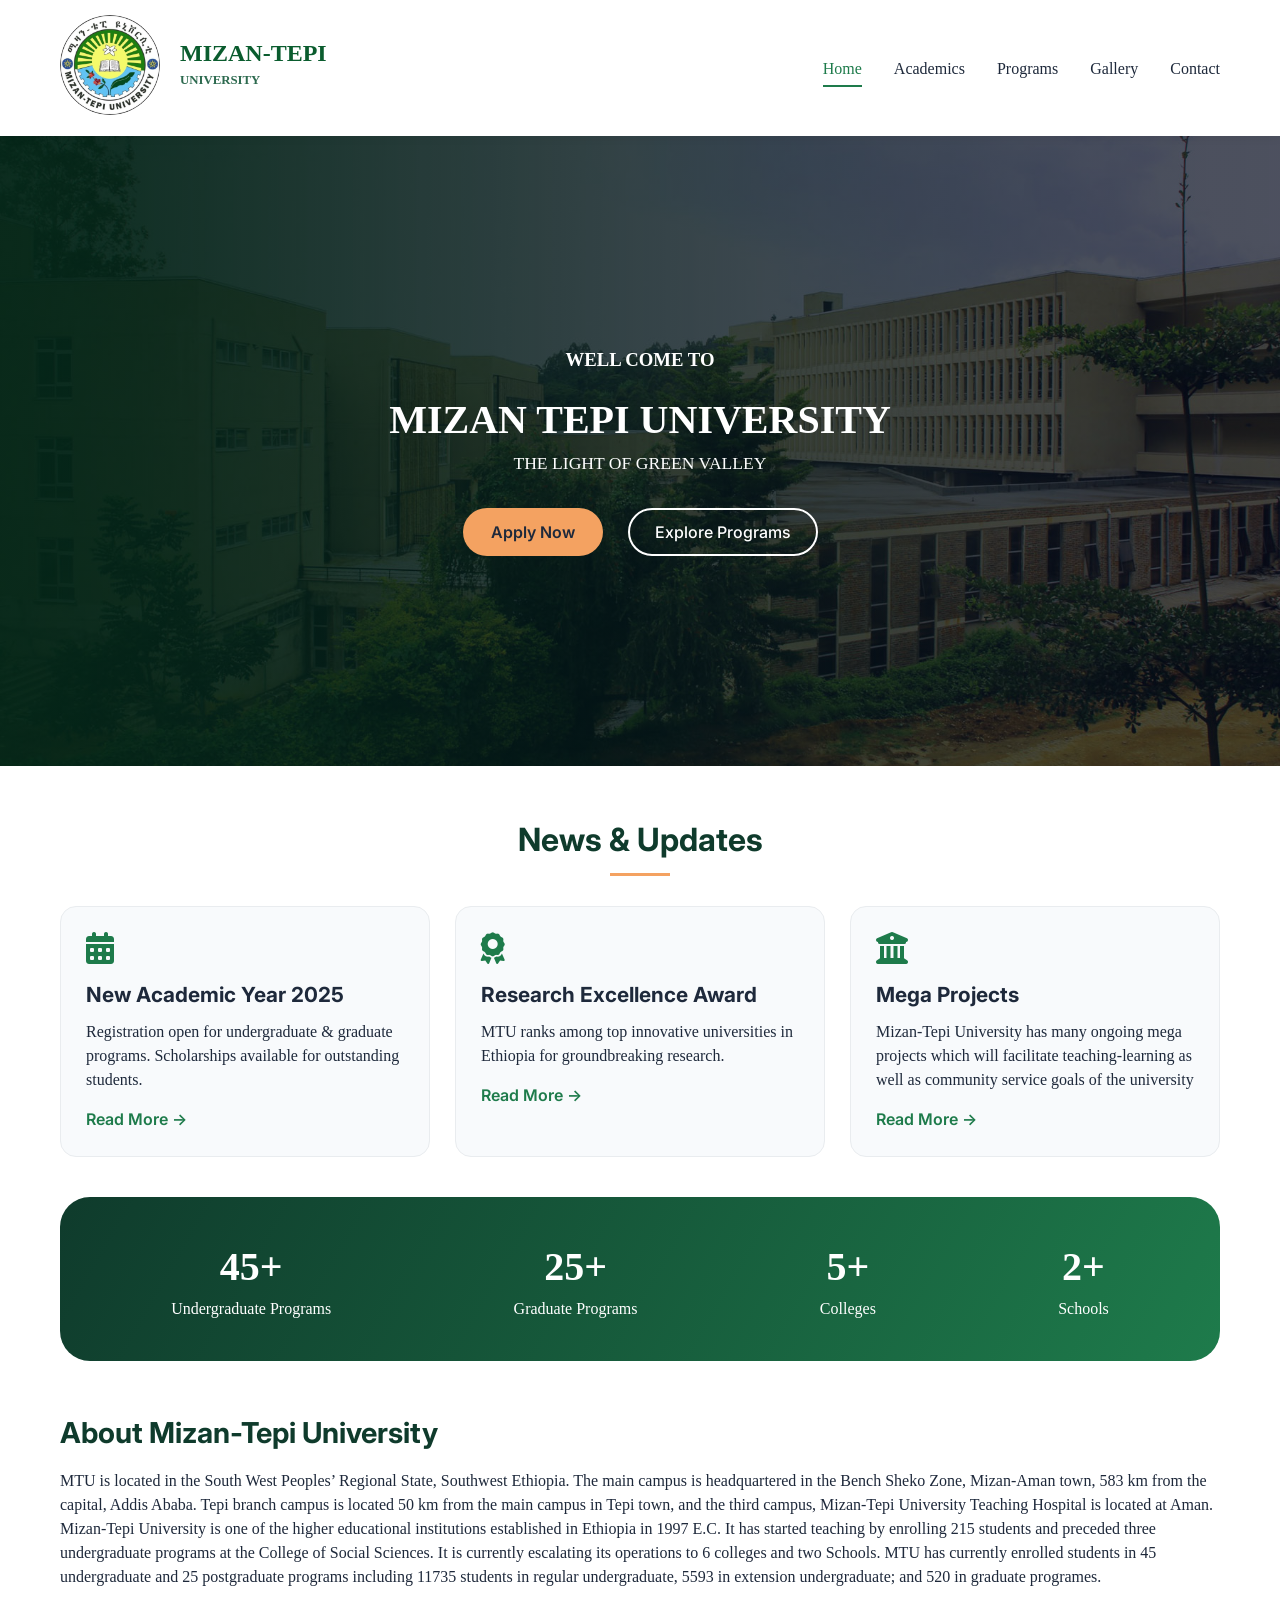
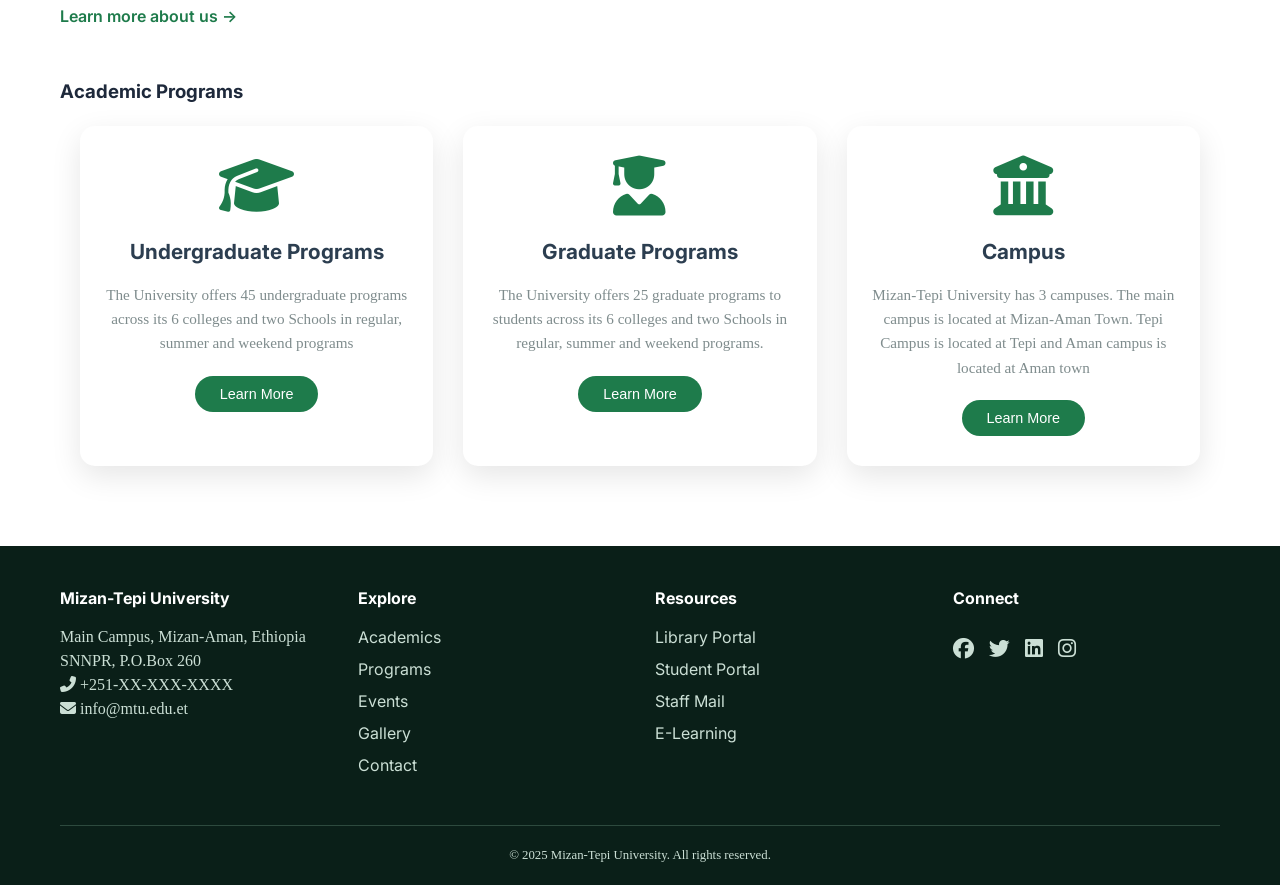
<file: index.html>
<!DOCTYPE html>
<html lang="en">
<head>
    <meta charset="UTF-8">
    <meta name="viewport" content="width=device-width, initial-scale=1.0">
    <title>MIZAN-TEPI UNIVERSITY | Home</title>
    <link href="https://fonts.googleapis.com/css2?family=Inter:opsz,wght@300;400;500;600;700;800&display=swap" rel="stylesheet">
    <link rel="stylesheet" href="https://cdnjs.cloudflare.com/ajax/libs/font-awesome/6.0.0-beta3/css/all.min.css">
    <link rel="stylesheet" href="https://cdnjs.cloudflare.com/ajax/libs/font-awesome/6.4.0/css/all.min.css">
    <link rel="stylesheet" href="style.css">
</head>
<body>

<!-- ========== HEADER / NAVIGATION ========== -->
<header>
    <div class="container">
        <div class="header-flex">
            <div class="logo">
                <a href="index.html">
                    <img src="logo.png" alt="campus logo"></a>
                    <h1>MIZAN-TEPI <span>UNIVERSITY</span></h1>
            </div>
            <input type="checkbox" id="menu-toggle" class="menu-checkbox">
            <label for="menu-toggle" class="menu-icon">☰</label>
            <ul class="nav-menu">
                <li><a href="index.html" class="active">Home</a></li>
                <li><a href="academics.html">Academics</a></li>
                <li><a href="programs.html">Programs</a></li>
                <li><a href="gallery.html">Gallery</a></li>
                <li><a href="contact.html">Contact</a></li>
            </ul>
        </div>
    </div>
</header>

<!-- ========== HERO SECTION ========== -->
<section class="hero">
    <div class="container">
        <div class="hero-content">
            <h3>WELL COME TO</h3>
            <h2>MIZAN TEPI UNIVERSITY</h2>
            <p>THE LIGHT OF GREEN VALLEY</p>
            <div class="hero-buttons">
                <a href="programs.html" class="btn-primary">Apply Now</a>
                <a href="academics.html" class="btn-outline">Explore Programs</a>
            </div>
        </div>
    </div>
</section>

<!-- ========== NEWS SECTION ========== -->
<section class="news">
    <div class="container">
        <div class="section-title">
            <h3>News & Updates</h3>
        </div>
        <div class="news-grid">
            <div class="news-card">
                <i class="fas fa-calendar-alt"></i>
                <h4>New Academic Year 2025</h4>
                <p>Registration open for undergraduate & graduate programs. Scholarships available for outstanding students.</p>
                <a href="#" class="read-more">Read More →</a>
            </div>
            <div class="news-card">
                <i class="fas fa-award"></i>
                <h4>Research Excellence Award</h4>
                <p>MTU ranks among top innovative universities in Ethiopia for groundbreaking research.</p>
                <a href="#" class="read-more">Read More →</a>
            </div>
            <div class="news-card">
         <i class="fa-solid fa-building-columns"></i>
                <h4>Mega Projects</h4>
                <p>Mizan-Tepi University has many ongoing mega projects which will facilitate teaching-learning as well as community service goals of the university</p>
                <a href="#" class="read-more">Read More →</a>
            </div>
        </div>
    </div>
</section>

<!-- ========== STATS SECTION ========== -->
<section class="stats">
    <div class="container">
        <div class="stats-banner">
            <div class="stat-item">
                <h2>45+</h2>
                <p>Undergraduate Programs</p>
            </div>
            <div class="stat-item">
                <h2>25+</h2>
                <p>Graduate Programs</p>
            </div>
            <div class="stat-item">
                <h2>5+</h2>
                <p>Colleges</p>
            </div>
            <div class="stat-item">
                <h2>2+</h2>
                <p>Schools</p>
            </div>
        </div>
    </div>
</section>

<!-- ========== ABOUT PREVIEW ========== -->
<section class="about-preview">
    <div class="container">
        <div class="about-flex">
            <div class="about-text">
                <h3>About Mizan-Tepi University</h3>
                <p>MTU  is located in the South West Peoples’ Regional State, Southwest Ethiopia. The  main campus is headquartered in the Bench Sheko Zone, Mizan-Aman town, 583 km from the capital, Addis Ababa.  Tepi branch campus is located 50 km from the main campus in Tepi town, and the third campus, Mizan-Tepi University Teaching Hospital is located at Aman. <br> 
Mizan-Tepi University is one of the higher educational institutions established in Ethiopia in 1997 E.C. It has started teaching by enrolling 215 students and preceded three undergraduate programs at the College of Social Sciences. It is currently escalating its operations to 6 colleges and two Schools. MTU has currently enrolled students in 45 undergraduate and 25 postgraduate programs including 11735 students in regular undergraduate, 5593 in extension undergraduate; and 520 in graduate programes.</p>
                <a href="academics.html" class="read-more">Learn more about us →</a>
            </div>       
        </div>
    </div>
</section>

<!-- ==========Academic Programs========== -->
<section class="quick-links">
    <div class="container">
        <h3> Academic Programs</h3>
       <div class="cards-container">
    <div class="card">
        <div class="card-icon">
            <i class="fas fa-graduation-cap"></i>
        </div>
        <div class="card-info">
            <h3>Undergraduate Programs</h3>
            <p>The University offers 45 undergraduate programs across its 6 colleges and two Schools in regular, summer and weekend programs</p>
            <button>Learn More</button>
        </div>
    </div>

    <div class="card">
        <div class="card-icon">
            <i class="fas fa-user-graduate"></i>
        </div>
        <div class="card-info">
            <h3>Graduate Programs</h3>
            <p>The University offers 25 graduate programs to students across its 6 colleges and two Schools in regular, summer and weekend programs.</p>
            <button>Learn More</button>
        </div>
    </div>

    <div class="card">
        <div class="card-icon">
            <i class="fas fa-university"></i>
        </div>
        <div class="card-info">
            <h3>Campus</h3>
            <p>Mizan-Tepi University has 3 campuses. The main campus is located at Mizan-Aman Town. Tepi Campus is located at Tepi and Aman campus is located at Aman town</p>
            <button>Learn More</button>
        </div>
    </div>
</div>
    </div>
</section>

<!-- ========== FOOTER ========== -->
<footer>
    <div class="container">
        <div class="footer-grid">
            <div>
                <h4>Mizan-Tepi University</h4>
                <p>Main Campus, Mizan-Aman, Ethiopia<br>SNNPR, P.O.Box 260</p>
                <p><i class="fas fa-phone-alt"></i> +251-XX-XXX-XXXX<br>
                <i class="fas fa-envelope"></i> info@mtu.edu.et</p>
            </div>
            <div>
                <h4>Explore</h4>
                <a href="academics.html">Academics</a>
                <a href="programs.html">Programs</a>
                <a href="events.html">Events</a>
                <a href="gallery.html">Gallery</a>
                <a href="contact.html">Contact</a>
            </div>
            <div>
                <h4>Resources</h4>
                <a href="#">Library Portal</a>
                <a href="#">Student Portal</a>
                <a href="#">Staff Mail</a>
                <a href="#">E-Learning</a>
            </div>
            <div>
                <h4>Connect</h4>
                <div class="social">
                    <a href="#"><i class="fab fa-facebook"></i></a>
                    <a href="#"><i class="fab fa-twitter"></i></a>
                    <a href="#"><i class="fab fa-linkedin"></i></a>
                    <a href="#"><i class="fab fa-instagram"></i></a>
                </div>
            </div>
        </div>
        <div class="copyright">
            <p>&copy; 2025 Mizan-Tepi University. All rights reserved.</p>
        </div>
    </div>
</footer>

</body>
</html>
</file>
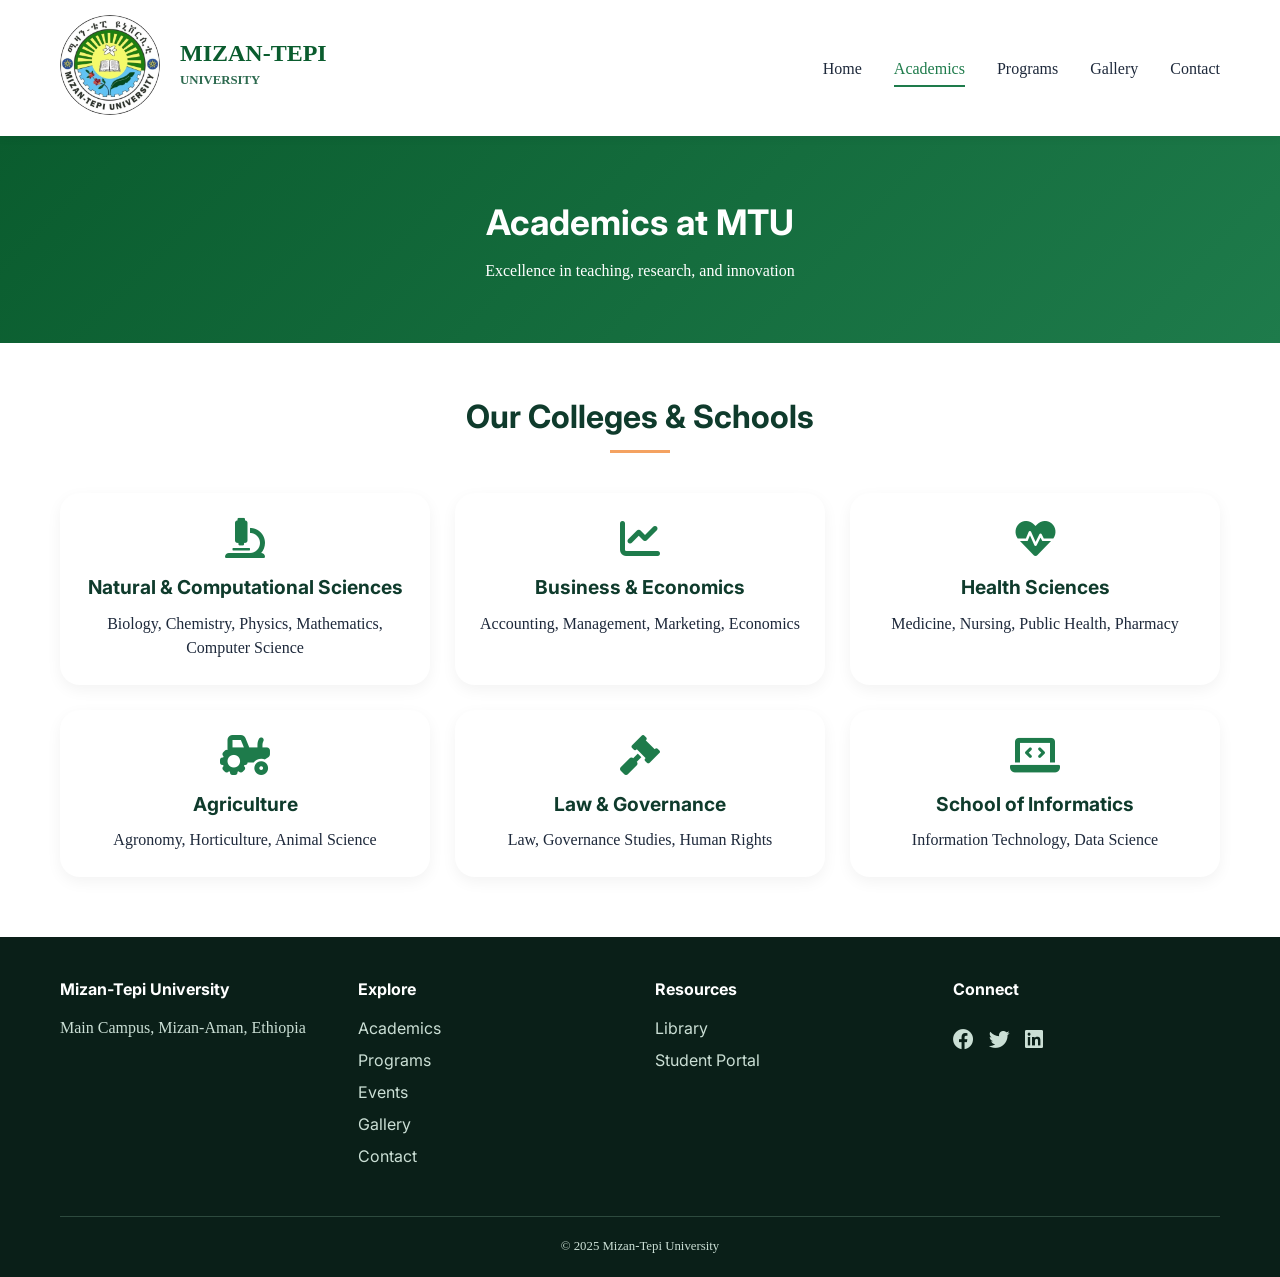
<file: academics.html>
<!DOCTYPE html>
<html lang="en">
<head>
    <meta charset="UTF-8">
    <meta name="viewport" content="width=device-width, initial-scale=1.0">
    <title>MIZAN-TEPI UNIVERSITY | Academics</title>
    <link href="https://fonts.googleapis.com/css2?family=Inter:opsz,wght@300;400;500;600;700;800&display=swap" rel="stylesheet">
    <link rel="stylesheet" href="https://cdnjs.cloudflare.com/ajax/libs/font-awesome/6.0.0-beta3/css/all.min.css">
    <link rel="stylesheet" href="style.css">
</head>
<body>

<!-- ========== HEADER / NAVIGATION ========== -->
<header>
    <div class="container">
        <div class="header-flex">
            <div class="logo">
                <a href="index.html">
                      <img src="logo.png" alt="campus logo"></a>
                    <h1>MIZAN-TEPI <span>UNIVERSITY</span></h1>
                </a>
            </div>
            <input type="checkbox" id="menu-toggle" class="menu-checkbox">
            <label for="menu-toggle" class="menu-icon">☰</label>
            <ul class="nav-menu">
                <li><a href="index.html">Home</a></li>
                <li><a href="academics.html" class="active">Academics</a></li>
                <li><a href="programs.html">Programs</a></li>
                <li><a href="gallery.html">Gallery</a></li>
                <li><a href="contact.html">Contact</a></li>
            </ul>
        </div>
    </div>
</header>

<!-- ========== PAGE HEADER ========== -->
<section class="page-header">
    <div class="container">
        <h1>Academics at MTU</h1>
        <p>Excellence in teaching, research, and innovation</p>
    </div>
</section>

<!-- ========== COLLEGES SECTION ========== -->
<section class="colleges">
    <div class="container">
        <div class="section-title">
            <h3>Our Colleges & Schools</h3>
        </div>
        <div class="colleges-grid">
            <div class="college-card">
                <i class="fas fa-microscope"></i>
                <h4>Natural & Computational Sciences</h4>
                <p>Biology, Chemistry, Physics, Mathematics, Computer Science</p>
            </div>
            <div class="college-card">
                <i class="fas fa-chart-line"></i>
                <h4>Business & Economics</h4>
                <p>Accounting, Management, Marketing, Economics</p>
            </div>
            <div class="college-card">
                <i class="fas fa-heartbeat"></i>
                <h4>Health Sciences</h4>
                <p>Medicine, Nursing, Public Health, Pharmacy</p>
            </div>
            <div class="college-card">
                <i class="fas fa-tractor"></i>
                <h4>Agriculture</h4>
                <p>Agronomy, Horticulture, Animal Science</p>
            </div>
            <div class="college-card">
                <i class="fas fa-gavel"></i>
                <h4>Law & Governance</h4>
                <p>Law, Governance Studies, Human Rights</p>
            </div>
            <div class="college-card">
                <i class="fas fa-laptop-code"></i>
                <h4>School of Informatics</h4>
                <p>Information Technology, Data Science</p>
            </div>
        </div>
    </div>
</section>

<!-- ========== FOOTER ========== -->
<footer>
    <div class="container">
        <div class="footer-grid">
            <div>
                <h4>Mizan-Tepi University</h4>
                <p>Main Campus, Mizan-Aman, Ethiopia</p>
            </div>
            <div>
                <h4>Explore</h4>
                <a href="academics.html">Academics</a>
                <a href="programs.html">Programs</a>
                <a href="events.html">Events</a>
                <a href="gallery.html">Gallery</a>
                <a href="contact.html">Contact</a>
            </div>
            <div>
                <h4>Resources</h4>
                <a href="#">Library</a>
                <a href="#">Student Portal</a>
            </div>
            <div>
                <h4>Connect</h4>
                <div class="social">
                    <a href="#"><i class="fab fa-facebook"></i></a>
                    <a href="#"><i class="fab fa-twitter"></i></a>
                    <a href="#"><i class="fab fa-linkedin"></i></a>
                </div>
            </div>
        </div>
        <div class="copyright">
            <p>&copy; 2025 Mizan-Tepi University</p>
        </div>
    </div>
</footer>

</body>
</html>
</file>
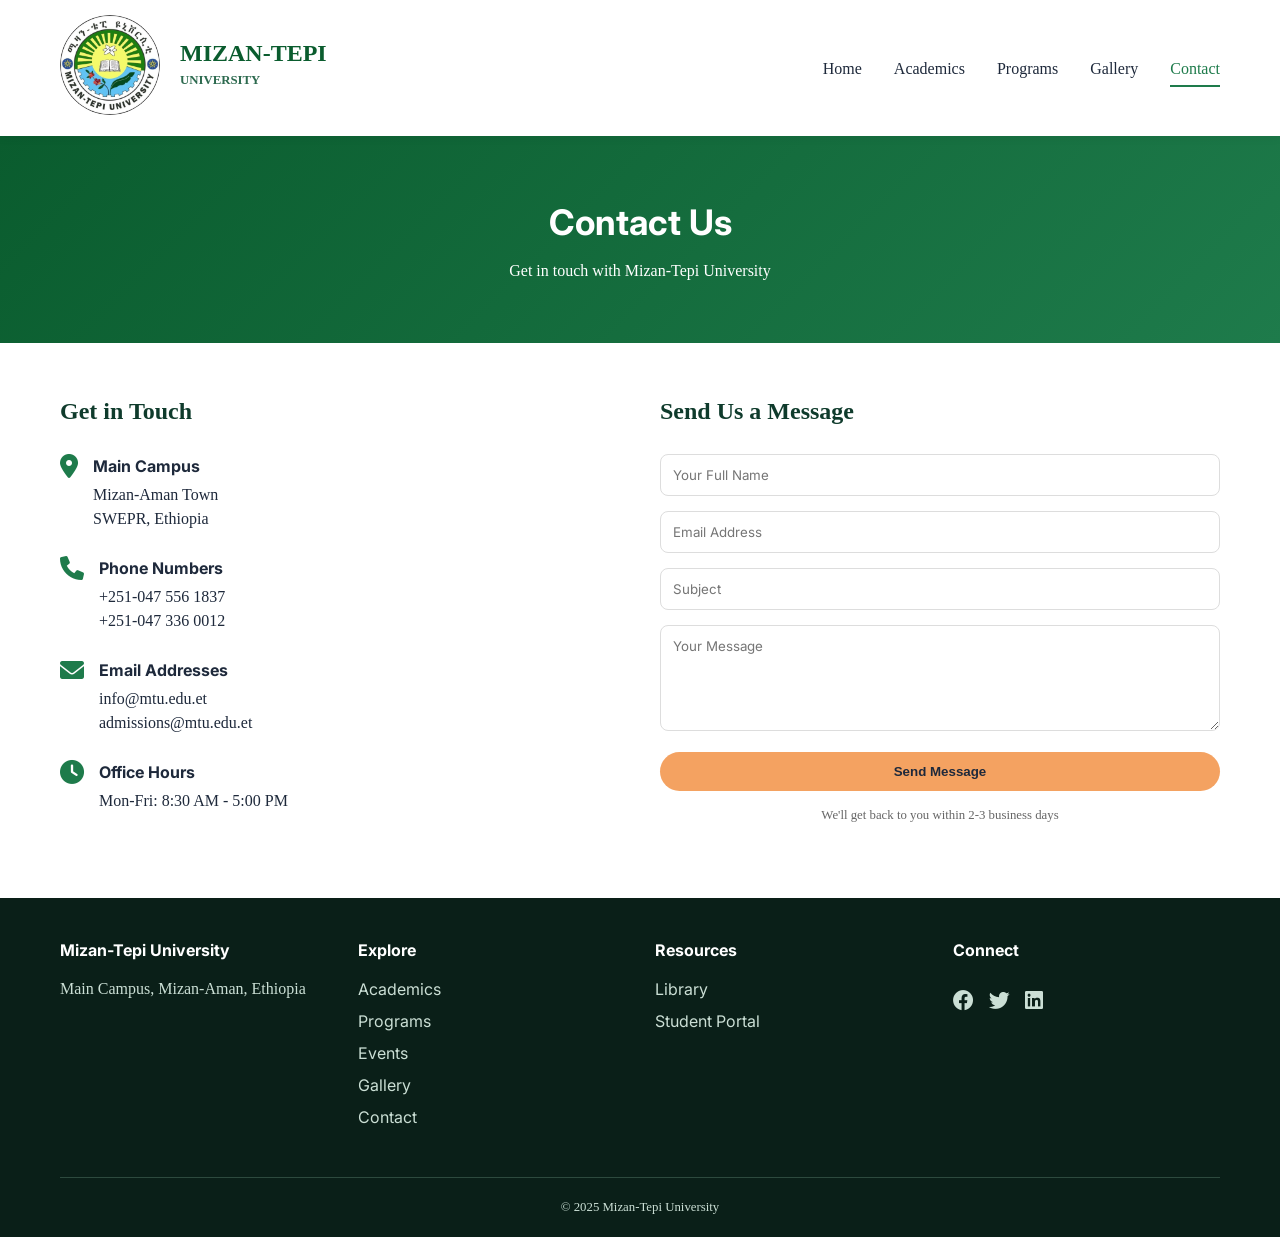
<file: contact.html>
<!DOCTYPE html>
<html lang="en">
<head>
    <meta charset="UTF-8">
    <meta name="viewport" content="width=device-width, initial-scale=1.0">
    <title>MIZAN-TEPI UNIVERSITY | Contact</title>
    <link href="https://fonts.googleapis.com/css2?family=Inter:opsz,wght@300;400;500;600;700;800&display=swap" rel="stylesheet">
    <link rel="stylesheet" href="https://cdnjs.cloudflare.com/ajax/libs/font-awesome/6.0.0-beta3/css/all.min.css">
    <link rel="stylesheet" href="style.css">
</head>
<body>

<!-- ========== HEADER / NAVIGATION ========== -->
<header>
    <div class="container">
        <div class="header-flex">
            <div class="logo">
                <a href="index.html">
                      <img src="logo.png" alt="campus logo"></a>
                    <h1>MIZAN-TEPI <span>UNIVERSITY</span></h1>
                </a>
            </div>
            <input type="checkbox" id="menu-toggle" class="menu-checkbox">
            <label for="menu-toggle" class="menu-icon">☰</label>
            <ul class="nav-menu">
                <li><a href="index.html">Home</a></li>
                <li><a href="academics.html">Academics</a></li>
                <li><a href="programs.html">Programs</a></li>
                <li><a href="gallery.html">Gallery</a></li>
                <li><a href="contact.html" class="active">Contact</a></li>
            </ul>
        </div>
    </div>
</header>

<!-- ========== PAGE HEADER ========== -->
<section class="page-header">
    <div class="container">
        <h1>Contact Us</h1>
        <p>Get in touch with Mizan-Tepi University</p>
    </div>
</section>

<!-- ========== CONTACT SECTION ========== -->
<section class="contact">
    <div class="container">
        <div class="contact-flex">
            <!-- Contact Info -->
            <div class="contact-info">
                <h2>Get in Touch</h2>
                <div class="info-item">
                    <i class="fas fa-map-marker-alt"></i>
                    <div>
                        <h4>Main Campus</h4>
                        <p>Mizan-Aman Town<br>SWEPR, Ethiopia</p>
                    </div>
                </div>
                <div class="info-item">
                    <i class="fas fa-phone"></i>
                    <div>
                        <h4>Phone Numbers</h4>
                        <p>+251-047 556 1837<br>+251-047 336 0012</p>
                    </div>
                </div>
                <div class="info-item">
                    <i class="fas fa-envelope"></i>
                    <div>
                        <h4>Email Addresses</h4>
                        <p>info@mtu.edu.et<br>admissions@mtu.edu.et</p>
                    </div>
                </div>
                <div class="info-item">
                    <i class="fas fa-clock"></i>
                    <div>
                        <h4>Office Hours</h4>
                        <p>Mon-Fri: 8:30 AM - 5:00 PM</p>
                    </div>
                </div>
            </div>

            <!-- Contact Form -->
            <div class="contact-form">
                <h2>Send Us a Message</h2>
                <form>
                    <input type="text" placeholder="Your Full Name" required>
                    <input type="email" placeholder="Email Address" required>
                    <input type="text" placeholder="Subject">
                    <textarea rows="5" placeholder="Your Message" required></textarea>
                    <button type="submit" class="btn-primary">Send Message</button>
                </form>
                <p class="form-note">We'll get back to you within 2-3 business days</p>
            </div>
        </div>
    </div>
</section>

<!-- ========== FOOTER ========== -->
<footer>
    <div class="container">
        <div class="footer-grid">
            <div>
                <h4>Mizan-Tepi University</h4>
                <p>Main Campus, Mizan-Aman, Ethiopia</p>
            </div>
            <div>
                <h4>Explore</h4>
                <a href="academics.html">Academics</a>
                <a href="programs.html">Programs</a>
                <a href="events.html">Events</a>
                <a href="gallery.html">Gallery</a>
                <a href="contact.html">Contact</a>
            </div>
            <div>
                <h4>Resources</h4>
                <a href="#">Library</a>
                <a href="#">Student Portal</a>
            </div>
            <div>
                <h4>Connect</h4>
                <div class="social">
                    <a href="#"><i class="fab fa-facebook"></i></a>
                    <a href="#"><i class="fab fa-twitter"></i></a>
                    <a href="#"><i class="fab fa-linkedin"></i></a>
                </div>
            </div>
        </div>
        <div class="copyright">
            <p>&copy; 2025 Mizan-Tepi University</p>
        </div>
    </div>
</footer>

</body>
</html>
</file>
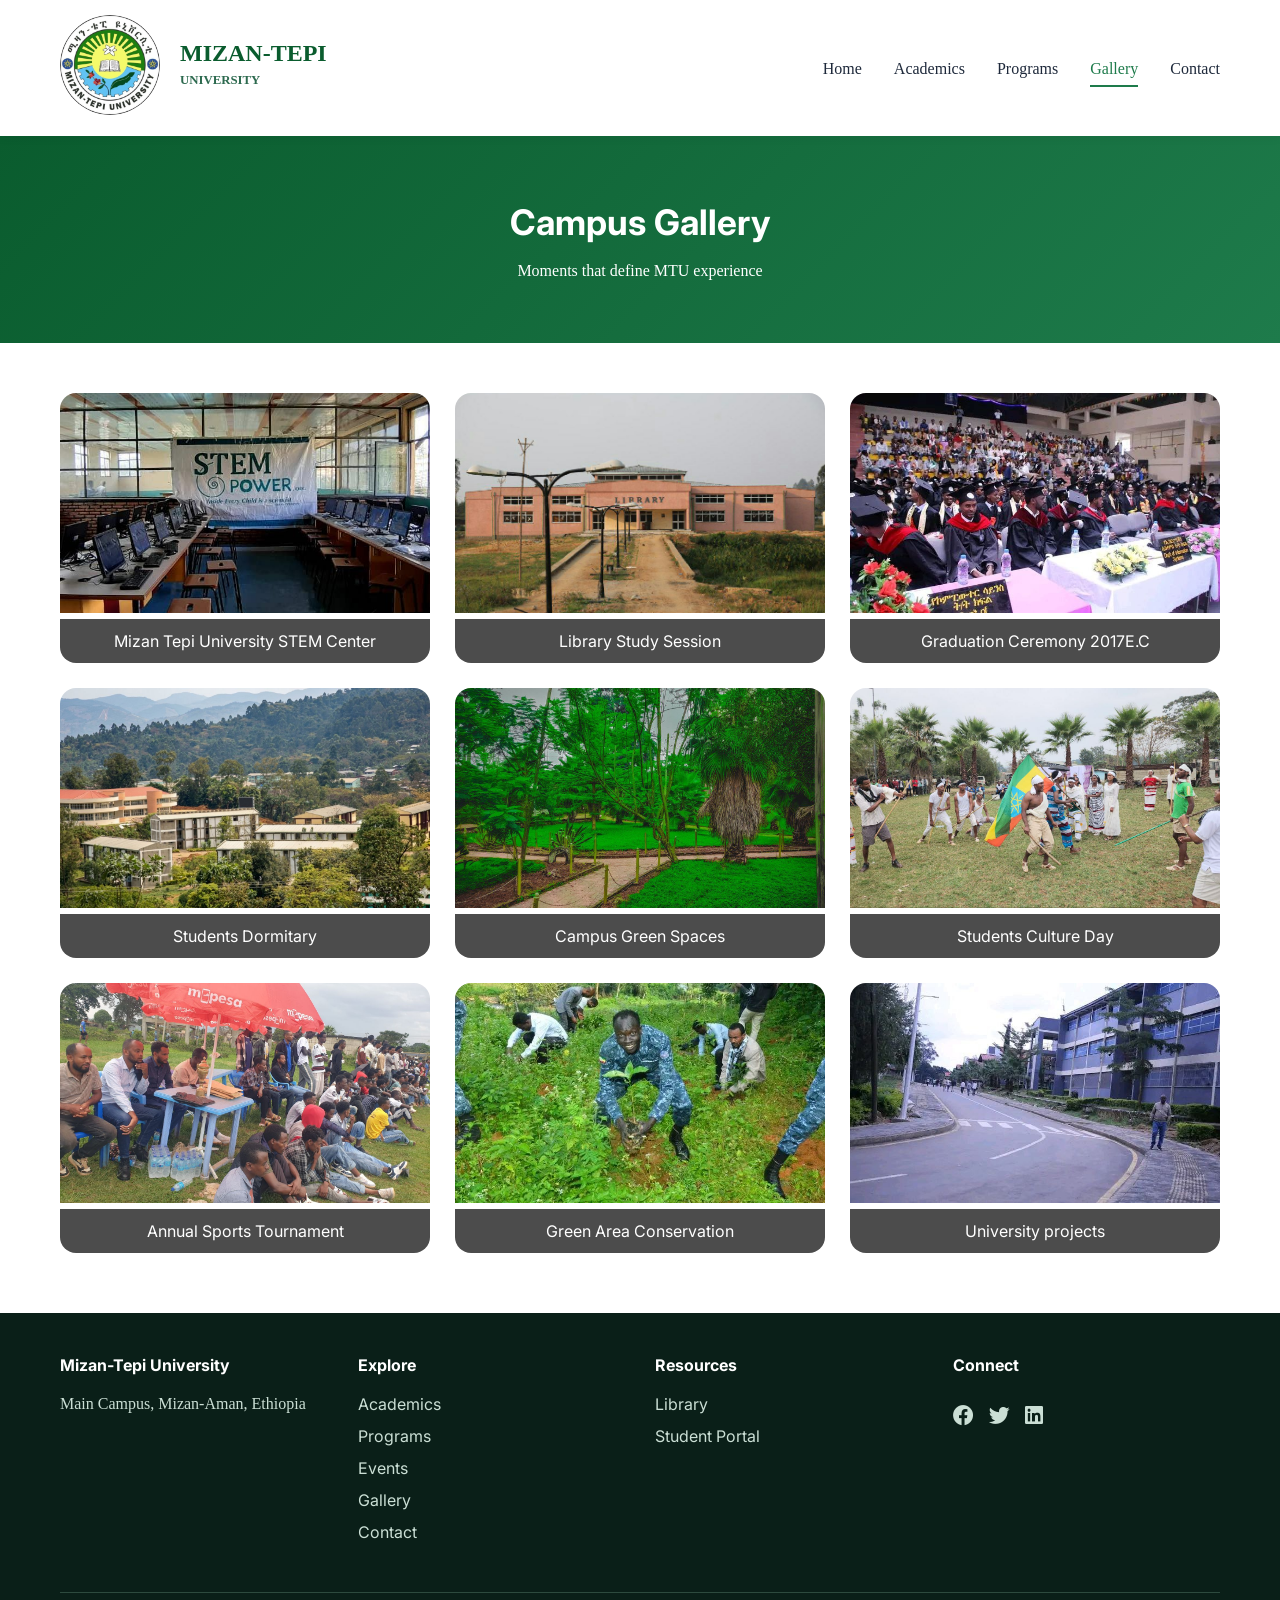
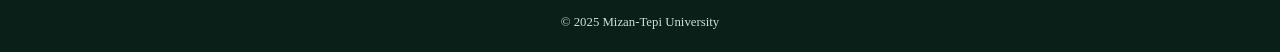
<file: gallery.html>
<!DOCTYPE html>
<html lang="en">
<head>
    <meta charset="UTF-8">
    <meta name="viewport" content="width=device-width, initial-scale=1.0">
    <title>MIZAN-TEPI UNIVERSITY | Gallery</title>
    <link href="https://fonts.googleapis.com/css2?family=Inter:opsz,wght@300;400;500;600;700;800&display=swap" rel="stylesheet">
    <link rel="stylesheet" href="https://cdnjs.cloudflare.com/ajax/libs/font-awesome/6.0.0-beta3/css/all.min.css">
    <link rel="stylesheet" href="style.css">
</head>
<body>

<!-- ========== HEADER / NAVIGATION ========== -->
<header>
    <div class="container">
        <div class="header-flex">
            <div class="logo">
                <a href="index.html">
                      <img src="logo.png" alt="campus logo"></a>
                    <h1>MIZAN-TEPI <span>UNIVERSITY</span></h1>
                </a>
            </div>
            <input type="checkbox" id="menu-toggle" class="menu-checkbox">
            <label for="menu-toggle" class="menu-icon">☰</label>
            <ul class="nav-menu">
                <li><a href="index.html">Home</a></li>
                <li><a href="academics.html">Academics</a></li>
                <li><a href="programs.html">Programs</a></li>
                <li><a href="gallery.html" class="active">Gallery</a></li>
                <li><a href="contact.html">Contact</a></li>
            </ul>
        </div>
    </div>
</header>

<!-- ========== PAGE HEADER ========== -->
<section class="page-header">
    <div class="container">
        <h1>Campus Gallery</h1>
        <p>Moments that define MTU experience</p>
    </div>
</section>

<!-- ========== GALLERY SECTION ========== -->
<section class="gallery">
    <div class="container">
        <div class="gallery-grid">
            <div class="gallery-item">
                <img src="stem.png" alt="STEM Center">
                <div class="caption">Mizan Tepi University STEM Center</div>
            </div>
            <div class="gallery-item">
                <img src="library.png" alt="Students Studying">
                <div class="caption">Library Study Session</div>
            </div>
            <div class="gallery-item">
                <img src="graduation.png" alt="Graduation">
                <div class="caption">Graduation Ceremony 2017E.C</div>
            </div>
            <div class="gallery-item">
                <img src="dormitory.png" alt="students dorm">
                <div class="caption">Students Dormitary</div>
            </div>
            <div class="gallery-item">
                <img src="green.png" alt="Campus Garden">
                <div class="caption">Campus Green Spaces</div>
            </div>
            <div class="gallery-item">
                <img src="culture.png" alt="culture day">
                <div class="caption">Students Culture Day</div>
            </div>
            <div class="gallery-item">
                <img src="sport.png" alt="Sports Day">
                <div class="caption">Annual Sports Tournament</div>
            </div>
            <div class="gallery-item">
                <img src="prosperity.png" alt="lemat">
                <div class="caption">Green Area Conservation</div>
            </div>
            <div class="gallery-item">
                <img src="infrastructure.png" alt="New Project">
                <div class="caption">University projects</div>
            </div>
        </div>
    </div>
</section>

<!-- ========== FOOTER ========== -->
<footer>
    <div class="container">
        <div class="footer-grid">
            <div>
                <h4>Mizan-Tepi University</h4>
                <p>Main Campus, Mizan-Aman, Ethiopia</p>
            </div>
            <div>
                <h4>Explore</h4>
                <a href="academics.html">Academics</a>
                <a href="programs.html">Programs</a>
                <a href="events.html">Events</a>
                <a href="gallery.html">Gallery</a>
                <a href="contact.html">Contact</a>
            </div>
            <div>
                <h4>Resources</h4>
                <a href="#">Library</a>
                <a href="#">Student Portal</a>
            </div>
            <div>
                <h4>Connect</h4>
                <div class="social">
                    <a href="#"><i class="fab fa-facebook"></i></a>
                    <a href="#"><i class="fab fa-twitter"></i></a>
                    <a href="#"><i class="fab fa-linkedin"></i></a>
                </div>
            </div>
        </div>
        <div class="copyright">
            <p>&copy; 2025 Mizan-Tepi University</p>
        </div>
    </div>
</footer>

</body>
</html>
</file>
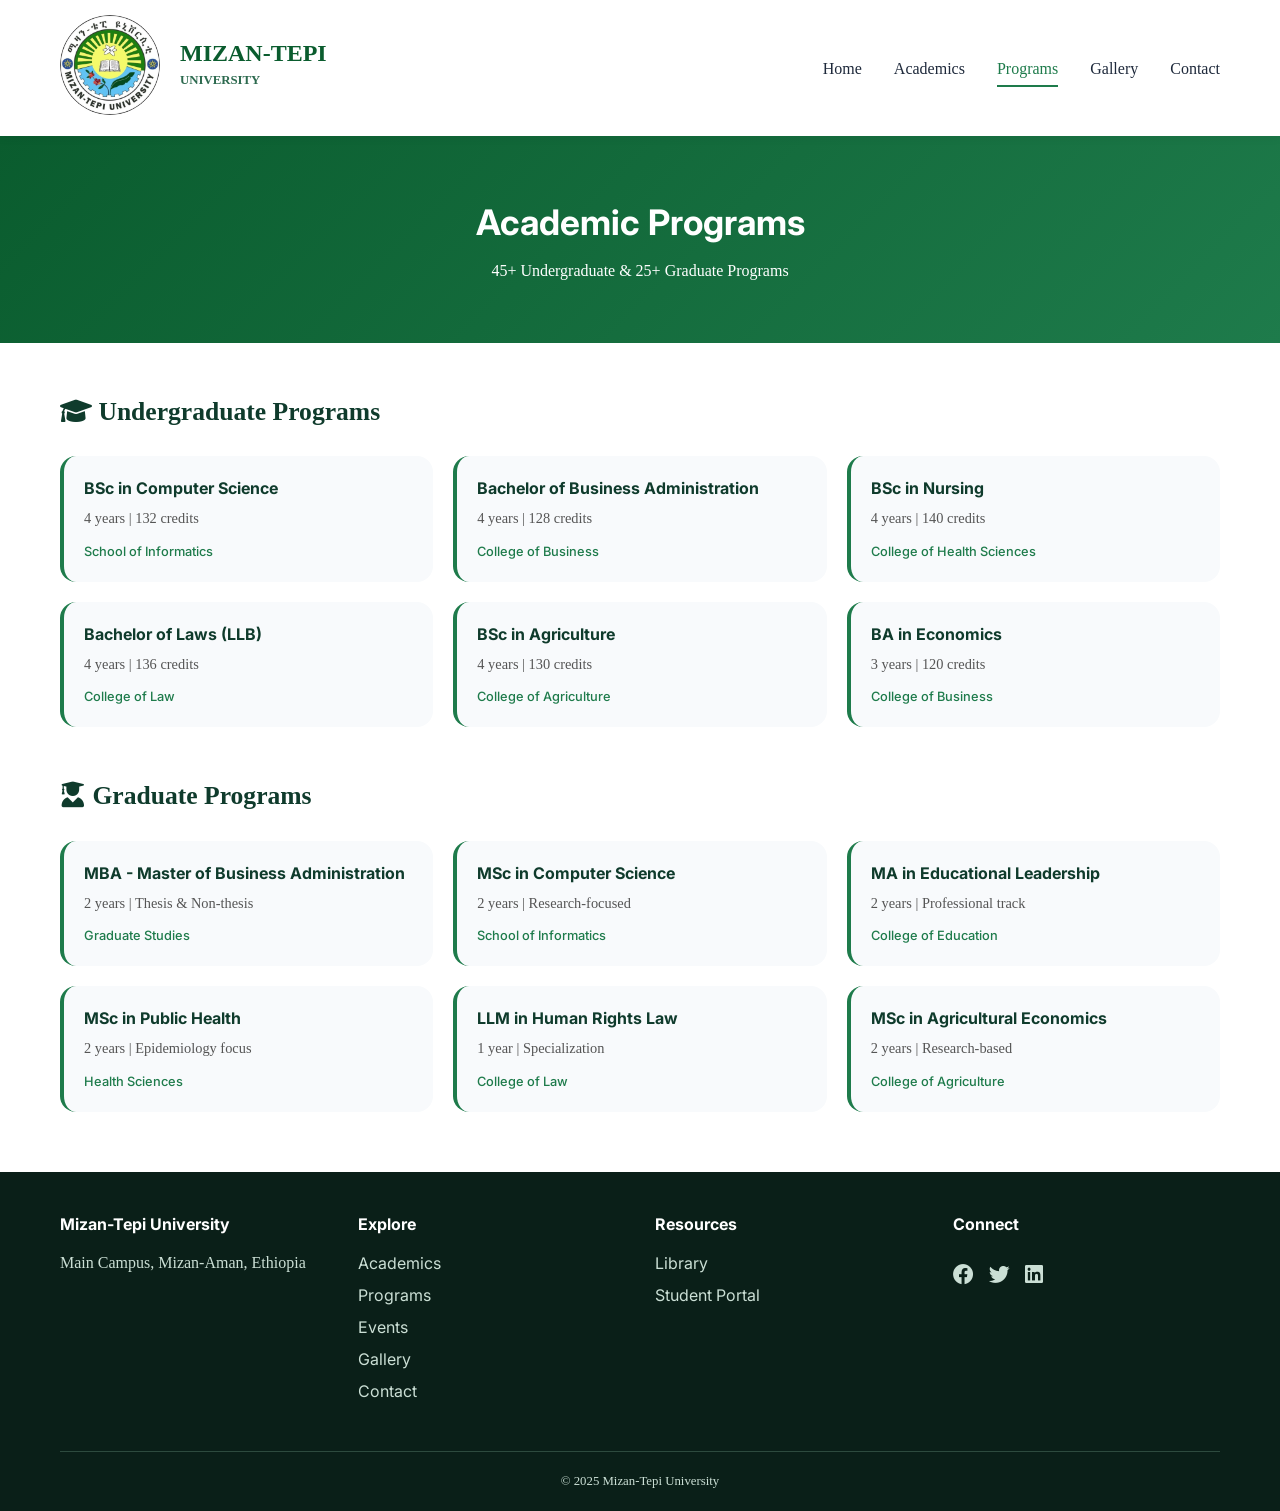
<file: programs.html>
<!DOCTYPE html>
<html lang="en">
<head>
    <meta charset="UTF-8">
    <meta name="viewport" content="width=device-width, initial-scale=1.0">
    <title>MIZAN-TEPI UNIVERSITY | Programs</title>
    <link href="https://fonts.googleapis.com/css2?family=Inter:opsz,wght@300;400;500;600;700;800&display=swap" rel="stylesheet">
    <link rel="stylesheet" href="https://cdnjs.cloudflare.com/ajax/libs/font-awesome/6.0.0-beta3/css/all.min.css">
    <link rel="stylesheet" href="style.css">
</head>
<body>

<!-- ========== HEADER / NAVIGATION ========== -->
<header>
    <div class="container">
        <div class="header-flex">
            <div class="logo">
                <a href="index.html">
                      <img src="logo.png" alt="campus logo"></a>
                    <h1>MIZAN-TEPI <span>UNIVERSITY</span></h1>
                </a>
            </div>
            <input type="checkbox" id="menu-toggle" class="menu-checkbox">
            <label for="menu-toggle" class="menu-icon">☰</label>
            <ul class="nav-menu">
                <li><a href="index.html">Home</a></li>
                <li><a href="academics.html">Academics</a></li>
                <li><a href="programs.html" class="active">Programs</a></li>
                <li><a href="gallery.html">Gallery</a></li>
                <li><a href="contact.html">Contact</a></li>
            </ul>
        </div>
    </div>
</header>

<!-- ========== PAGE HEADER ========== -->
<section class="page-header">
    <div class="container">
        <h1>Academic Programs</h1>
        <p>45+ Undergraduate & 25+ Graduate Programs</p>
    </div>
</section>

<!-- ========== UNDERGRADUATE PROGRAMS ========== -->
<section class="programs">
    <div class="container">
        <div class="program-category">
            <h2><i class="fas fa-graduation-cap"></i> Undergraduate Programs</h2>
            <div class="programs-grid">
                <div class="program-card">
                    <h4>BSc in Computer Science</h4>
                    <p>4 years | 132 credits</p>
                    <span>School of Informatics</span>
                </div>
                <div class="program-card">
                    <h4>Bachelor of Business Administration</h4>
                    <p>4 years | 128 credits</p>
                    <span>College of Business</span>
                </div>
                <div class="program-card">
                    <h4>BSc in Nursing</h4>
                    <p>4 years | 140 credits</p>
                    <span>College of Health Sciences</span>
                </div>
                <div class="program-card">
                    <h4>Bachelor of Laws (LLB)</h4>
                    <p>4 years | 136 credits</p>
                    <span>College of Law</span>
                </div>
                <div class="program-card">
                    <h4>BSc in Agriculture</h4>
                    <p>4 years | 130 credits</p>
                    <span>College of Agriculture</span>
                </div>
                <div class="program-card">
                    <h4>BA in Economics</h4>
                    <p>3 years | 120 credits</p>
                    <span>College of Business</span>
                </div>
            </div>
        </div>

        <!-- ========== GRADUATE PROGRAMS ========== -->
        <div class="program-category">
            <h2><i class="fas fa-user-graduate"></i> Graduate Programs</h2>
            <div class="programs-grid">
                <div class="program-card">
                    <h4>MBA - Master of Business Administration</h4>
                    <p>2 years | Thesis & Non-thesis</p>
                    <span>Graduate Studies</span>
                </div>
                <div class="program-card">
                    <h4>MSc in Computer Science</h4>
                    <p>2 years | Research-focused</p>
                    <span>School of Informatics</span>
                </div>
                <div class="program-card">
                    <h4>MA in Educational Leadership</h4>
                    <p>2 years | Professional track</p>
                    <span>College of Education</span>
                </div>
                <div class="program-card">
                    <h4>MSc in Public Health</h4>
                    <p>2 years | Epidemiology focus</p>
                    <span>Health Sciences</span>
                </div>
                <div class="program-card">
                    <h4>LLM in Human Rights Law</h4>
                    <p>1 year | Specialization</p>
                    <span>College of Law</span>
                </div>
                <div class="program-card">
                    <h4>MSc in Agricultural Economics</h4>
                    <p>2 years | Research-based</p>
                    <span>College of Agriculture</span>
                </div>
            </div>
        </div>
    </div>
</section>

<!-- ========== FOOTER ========== -->
<footer>
    <div class="container">
        <div class="footer-grid">
            <div>
                <h4>Mizan-Tepi University</h4>
                <p>Main Campus, Mizan-Aman, Ethiopia</p>
            </div>
            <div>
                <h4>Explore</h4>
                <a href="academics.html">Academics</a>
                <a href="programs.html">Programs</a>
                <a href="events.html">Events</a>
                <a href="gallery.html">Gallery</a>
                <a href="contact.html">Contact</a>
            </div>
            <div>
                <h4>Resources</h4>
                <a href="#">Library</a>
                <a href="#">Student Portal</a>
            </div>
            <div>
                <h4>Connect</h4>
                <div class="social">
                    <a href="#"><i class="fab fa-facebook"></i></a>
                    <a href="#"><i class="fab fa-twitter"></i></a>
                    <a href="#"><i class="fab fa-linkedin"></i></a>
                </div>
            </div>
        </div>
        <div class="copyright">
            <p>&copy; 2025 Mizan-Tepi University</p>
        </div>
    </div>
</footer>

</body>
</html>
</file>
<file: style.css>
/* ========== RESET & BASE STYLES ========== */
* {
    margin: 0;
    padding: 0;
    box-sizing: border-box;
}

body {
    font-family: 'Inter', sans-serif;
    background: #ffffff;
    color: #1e293b;
    line-height: 1.5;
}

.container {
    max-width: 1200px;
    margin: 0 auto;
    padding: 0 20px;
}

/* ========== HEADER & NAVIGATION ========== */
header {
    background: white;
    box-shadow: 0 2px 10px rgba(0,0,0,0.05);
    position: sticky;
    top: 0;
    z-index: 100;
}

.header-flex {
    display: flex;
    justify-content: space-between;
    align-items: center;
    padding: 15px 0;
    flex-wrap: wrap;
}

.logo a {
    text-decoration: none;
}

.logo h1 {
   font-family: Georgia, 'Times New Roman', Times, serif;
   margin: 20px;
    float: right;
    font-size: 1.5rem;
    font-weight: 700;
    color: #0a5c2e;
}
.logo img{
    width: 100px;
    height: 100px;
    border-radius: 50%;

}
.logo span {
    font-size: 0.8rem;
    font-weight: bold;
    color: #2d6a4f;
    display: block;
}

/* Mobile Menu Toggle - No JavaScript! */
.menu-checkbox {
    display: none;
}

.menu-icon {
    display: none;
    font-size: 28px;
    cursor: pointer;
    color: #0a5c2e;
}

.nav-menu {
    display: flex;
    list-style: none;
    gap: 2rem;
}

.nav-menu li a {
    font-family: 'Times New Roman', Times, serif;
    text-decoration: none;
    color: #1e293b;
    font-weight: 500;
    padding: 8px 0;
    transition: color 0.2s;
}

.nav-menu li a:hover,
.nav-menu li a.active {
    color: #1e7b4b;
    border-bottom: 2px solid #1e7b4b;
}

/* ========== BUTTONS ========== */
.btn-primary {
    background: #f4a261;
    color: #1e293b;
    padding: 12px 28px;
    border-radius: 40px;
    text-decoration: none;
    font-weight: 600;
    display: inline-block;
    border: none;
    cursor: pointer;
    transition: 0.2s;
}

.btn-primary:hover {
    background: #e76f51;
    color: white;
}

.btn-outline {
    border: 2px solid white;
    background: transparent;
    padding: 10px 25px;
    border-radius: 40px;
    color: white;
    font-weight: 500;
    text-decoration: none;
    margin-left: 15px;
    display: inline-block;
}

.btn-outline:hover {
    background: white;
    color: #0a5c2e;
}

/* ========== HERO SECTION ========== */
.hero {
    background: linear-gradient(rgba(4,9,30,0.7), rgba(4,9,30,0.7)), url('slider_1.jpg') center/cover no-repeat;
    min-height: 70vh;
    display: flex;
    align-items: center;
    text-align: center;
    color: white;
}

.hero-content {
    max-width: 700px;
    margin: 0 auto;
}
.hero h2{
    font-size: 2.5rem;
}


.hero h3 {
    margin-bottom: 1rem;
}
.hero h3,h2,p{
    font-family: Georgia, 'Times New Roman', Times, serif;
}

.hero p {
    font-size: 1.1rem;
    margin-bottom: 2rem;
}

.hero-buttons {
    display: flex;
    justify-content: center;
    flex-wrap: wrap;
    gap: 10px;
}

/* ========== SECTION TITLES ========== */
.section-title {
    text-align: center;
    margin: 50px 0 30px;
}

.section-title h3 {
    font-size: 2rem;
    color: #0f3b2c;
    position: relative;
    display: inline-block;
    padding-bottom: 12px;
}

.section-title h3:after {
    content: '';
    width: 60px;
    height: 3px;
    background: #f4a261;
    position: absolute;
    bottom: 0;
    left: 50%;
    transform: translateX(-50%);
}

/* ========== NEWS SECTION ========== */
.news-grid {
    display: grid;
    grid-template-columns: repeat(auto-fit, minmax(280px, 1fr));
    gap: 25px;
    margin: 30px 0;
}

.news-card {
    background: #f8fafc;
    border-radius: 16px;
    padding: 25px;
    border: 1px solid #e9ecef;
}

.news-card i {
    font-size: 2rem;
    color: #1e7b4b;
    margin-bottom: 15px;
}

.news-card h4 {
    font-size: 1.3rem;
    margin-bottom: 10px;
}

.read-more {
    color: #1e7b4b;
    font-weight: 600;
    text-decoration: none;
    display: inline-block;
    margin-top: 15px;
}

/* ========== STATS SECTION ========== */
.stats-banner {
    background: linear-gradient(120deg, #0f3b2c, #1e7b4b);
    border-radius: 30px;
    padding: 40px 20px;
    margin: 40px 0;
    display: flex;
    justify-content: space-around;
    flex-wrap: wrap;
    text-align: center;
    color: white;
}

.stat-item h2 {
    font-size: 2.5rem;
    font-weight: 800;
}

.stat-item p {
    font-size: 1rem;
}

/* ========== ABOUT PREVIEW ========== */
.about-flex {
    display: flex;
    gap: 40px;
    margin: 50px 0;
    flex-wrap: wrap;
}

.about-text {
    flex: 2;
}

.about-text h3 {
    font-size: 1.8rem;
    color: #0f3b2c;
    margin-bottom: 15px;
}


/* ========== QUICK LINKS ========== */
.cards-container {
    display: grid;
    grid-template-columns: repeat(auto-fit, minmax(280px, 1fr));
    gap: 30px;
    padding: 20px;
}

.card {
    background: white;
    border-radius: 15px;
    padding: 30px 20px;
    text-align: center;
    box-shadow: 0 10px 30px rgba(0,0,0,0.1);
    transition: all 0.4s ease;
    cursor: pointer;
}
.card-icon {
    margin-bottom: 20px;
}

.card-icon i {
    font-size: 60px;
    color:#1e7b4b;
    transition: all 0.3s ease;
}
.card-info h3 {
    font-size: 1.3rem;
    color: #2c3e50;
    margin-bottom: 15px;
    transition: all 0.3s ease;
}
.card-info p {
    color: #7f8c8d;
    line-height: 1.6;
    font-size: 0.95rem;
    margin-bottom: 20px;
    transition: all 0.3s ease;
}

.card-info button {
    background: #1e7b4b;
    color: white;
    border: none;
    padding: 10px 25px;
    border-radius: 25px;
    font-size: 0.9rem;
    cursor: pointer;
    transition: all 0.3s ease;
}

/* ========== PAGE HEADER ========== */
.page-header {
    background: linear-gradient(135deg, #0a5c2e, #1e7b4b);
    color: white;
    padding: 60px 0;
    text-align: center;
}

.page-header h1 {
    font-size: 2.2rem;
    margin-bottom: 10px;
}

/* ========== ACADEMICS PAGE ========== */
.colleges-grid {
    display: grid;
    grid-template-columns: repeat(auto-fit, minmax(280px, 1fr));
    gap: 25px;
    margin: 40px 0;
}

.college-card {
    background: white;
    padding: 25px;
    border-radius: 20px;
    text-align: center;
    box-shadow: 0 5px 15px rgba(0,0,0,0.05);
}

.college-card i {
    font-size: 2.5rem;
    color: #1e7b4b;
    margin-bottom: 15px;
}

.college-card h4 {
    font-size: 1.2rem;
    margin-bottom: 10px;
    color: #0f3b2c;
}
/* ========== PROGRAMS PAGE ========== */
.program-category {
    margin: 50px 0;
}

.program-category h2 {
    color: #0f3b2c;
    margin-bottom: 25px;
    font-size: 1.6rem;
}

.programs-grid {
    display: grid;
    grid-template-columns: repeat(auto-fit, minmax(280px, 1fr));
    gap: 20px;
}

.program-card {
    background: #f8fafc;
    padding: 20px;
    border-radius: 16px;
    border-left: 4px solid #1e7b4b;
}

.program-card h4 {
    margin-bottom: 8px;
    color: #0f3b2c;
}

.program-card p {
    font-size: 0.9rem;
    color: #555;
    margin-bottom: 8px;
}

.program-card span {
    font-size: 0.8rem;
    color: #1e7b4b;
    font-weight: 500;
}

/* ========== EVENTS PAGE ========== */
.events-grid {
    display: flex;
    flex-direction: column;
    gap: 20px;
    margin: 50px 0;
}

.event-card {
    display: flex;
    gap: 20px;
    background: #f8fafc;
    padding: 20px;
    border-radius: 16px;
    flex-wrap: wrap;
}

.event-card.featured {
    background: #e6f7ed;
    border-left: 4px solid #1e7b4b;
}

.event-date {
    text-align: center;
    min-width: 70px;
}

.event-date .day {
    font-size: 2rem;
    font-weight: 800;
    color: #1e7b4b;
    display: block;
}

.event-date .month {
    font-weight: 600;
}

.event-details {
    flex: 1;
}

.event-details h3 {
    margin-bottom: 8px;
    color: #0f3b2c;
}

.event-details p {
    margin-bottom: 5px;
    color: #555;
}

/* ========== GALLERY PAGE ========== */
.gallery-grid {
    display: grid;
    grid-template-columns: repeat(auto-fit, minmax(280px, 1fr));
    gap: 25px;
    margin: 50px 0;
}

.gallery-item {
    position: relative;
    border-radius: 16px;
    overflow: hidden;
}

.gallery-item img {
    width: 100%;
    height: 220px;
    object-fit: cover;
    transition: transform 0.3s;
}

.gallery-item:hover img {
    transform: scale(1.05);
}

.gallery-item .caption {
    background: rgba(0,0,0,0.7);
    color: white;
    padding: 10px;
    text-align: center;
}

/* ========== CONTACT PAGE ========== */
.contact-flex {
    display: flex;
    gap: 40px;
    margin: 50px 0;
    flex-wrap: wrap;
}

.contact-info,
.contact-form {
    flex: 1;
}

.contact-info h2,
.contact-form h2 {
    color: #0f3b2c;
    margin-bottom: 25px;
}

.info-item {
    display: flex;
    gap: 15px;
    margin-bottom: 25px;
}

.info-item i {
    font-size: 1.5rem;
    color: #1e7b4b;
}

.info-item h4 {
    margin-bottom: 5px;
}

.contact-form input,
.contact-form textarea {
    width: 100%;
    padding: 12px;
    margin-bottom: 15px;
    border: 1px solid #ddd;
    border-radius: 8px;
    font-family: inherit;
}

.contact-form button {
    width: 100%;
}

.form-note {
    font-size: 0.8rem;
    color: #666;
    margin-top: 15px;
    text-align: center;
}

/* ========== FOOTER ========== */
footer {
    background: #0a1f18;
    color: #cbdfd5;
    padding: 40px 0 20px;
    margin-top: 60px;
}

.footer-grid {
    display: grid;
    grid-template-columns: repeat(auto-fit, minmax(200px, 1fr));
    gap: 30px;
}

footer h4 {
    color: white;
    margin-bottom: 15px;
}

footer a {
    color: #cbdfd5;
    text-decoration: none;
    display: block;
    margin: 8px 0;
}

footer a:hover {
    color: #f4a261;
}

.social {
    display: flex;
    gap: 15px;
}

.social a {
    font-size: 1.3rem;
}

.copyright {
    text-align: center;
    margin-top: 40px;
    padding-top: 20px;
    border-top: 1px solid #2d4a3e;
    font-size: 0.8rem;
}

/* ========== MOBILE RESPONSIVE ========== */
@media (max-width: 768px) {
    .menu-icon {
        display: block;
    }

    .menu-checkbox:checked ~ .nav-menu {
        display: flex;
    }

    .nav-menu {
        display: none;
        width: 100%;
        flex-direction: column;
        gap: 15px;
        padding: 20px 0;
        text-align: center;
    }

    .hero h2 {
        font-size: 1.8rem;
    }

    .hero p {
        font-size: 1rem;
    }

    .btn-outline {
        margin-left: 0;
        margin-top: 10px;
    }

    .stats-banner {
        flex-direction: column;
        gap: 25px;
    }

    .stat-item h2 {
        font-size: 2rem;
    }

    .section-title h3 {
        font-size: 1.6rem;
    }

    .event-card {
        flex-direction: column;
        align-items: center;
        text-align: center;
    }

    .contact-flex {
        flex-direction: column;
    }

    .about-flex {
        flex-direction: column;
    }

    .page-header h1 {
        font-size: 1.8rem;
    }
}

@media (max-width: 480px) {
    .container {
        padding: 0 15px;
    }

    .hero h2 {
        font-size: 1.5rem;
    }

    .btn-primary,
    .btn-outline {
        padding: 10px 20px;
        font-size: 0.9rem;
    }

    .logo h1 {
        font-size: 1.2rem;
    }

    .program-card h4 {
        font-size: 1rem;
    }
     .cards-container {
        grid-template-columns: 1fr;
    }
}
</file>
